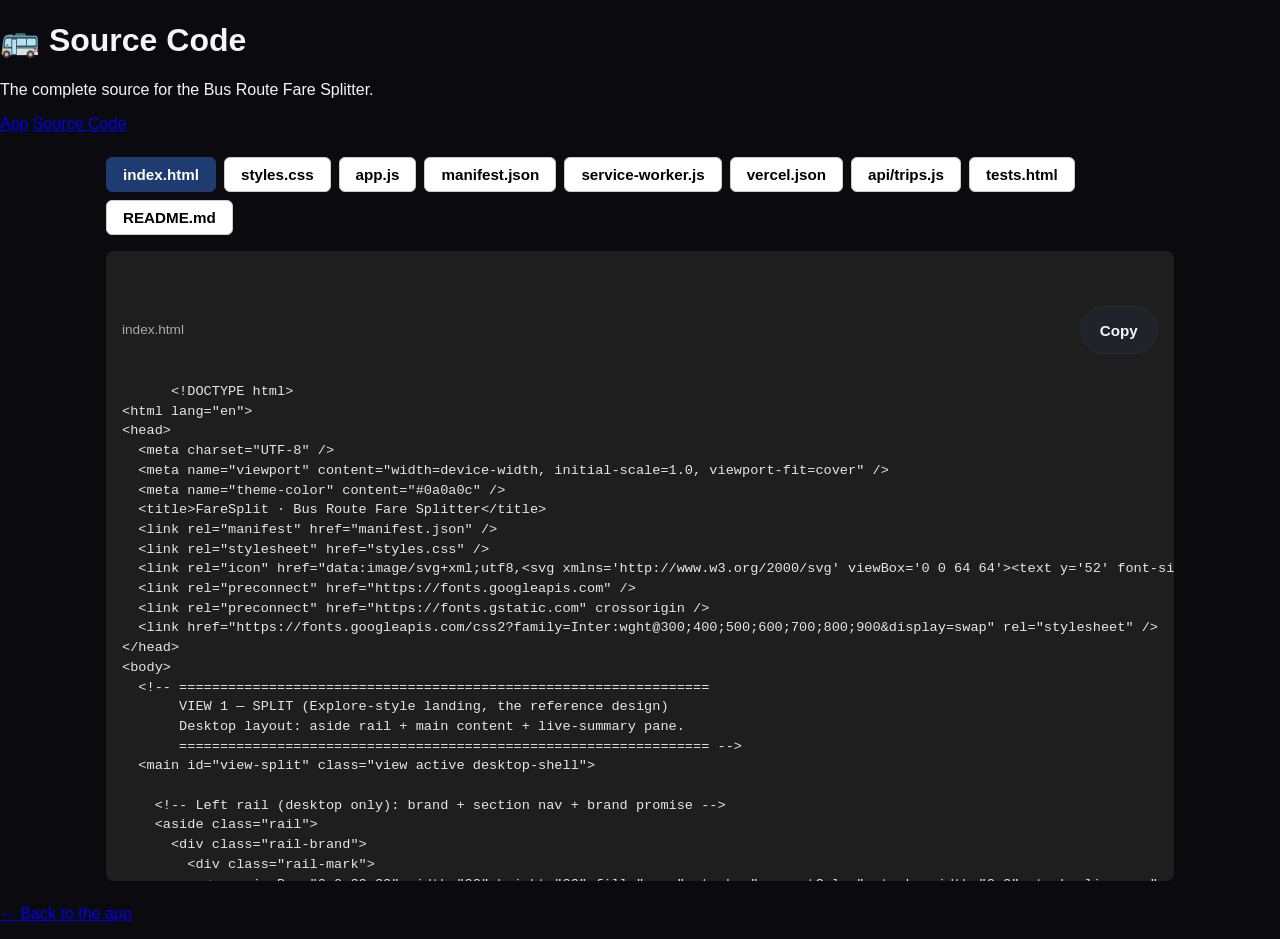
<file: source.html>
<!DOCTYPE html>
<html lang="en">
<head>
  <meta charset="UTF-8" />
  <meta name="viewport" content="width=device-width, initial-scale=1.0" />
  <title>Source Code · Bus Route Fare Splitter</title>
  <link rel="stylesheet" href="styles.css" />
  <style>
    .source-page { max-width: 1100px; margin: 1.5rem auto; padding: 0 1rem; }
    .file-tabs { display: flex; gap: 0.5rem; margin-bottom: 1rem; flex-wrap: wrap; }
    .file-tabs button {
      background: white;
      border: 1px solid #ccc;
      padding: 0.5rem 1rem;
      border-radius: 6px;
      cursor: pointer;
      font-weight: 600;
      font-family: inherit;
      font-size: 0.95rem;
    }
    .file-tabs button.active { background: #1e3c72; color: white; border-color: #1e3c72; }
    .source-block {
      background: #1e1e1e;
      color: #e6e6e6;
      padding: 1rem;
      border-radius: 8px;
      overflow-x: auto;
      max-height: 70vh;
      font-family: 'Consolas', 'Courier New', monospace;
      font-size: 0.85rem;
      line-height: 1.45;
      white-space: pre;
    }
    .source-block .file-header {
      display: flex;
      justify-content: space-between;
      align-items: center;
      margin-bottom: 0.5rem;
      color: #aaa;
      font-family: 'Segoe UI', sans-serif;
      font-size: 0.85rem;
    }
  </style>
</head>
<body>
  <header>
    <h1>🚌 Source Code</h1>
    <p class="subtitle">The complete source for the Bus Route Fare Splitter.</p>
    <nav>
      <a href="index.html">App</a>
      <a href="source.html" class="active">Source Code</a>
    </nav>
  </header>

  <main class="source-page">
    <div class="file-tabs" id="file-tabs"></div>
    <div class="source-block">
      <div class="file-header">
        <span id="current-file">index.html</span>
        <button id="copy-btn" class="btn small">Copy</button>
      </div>
      <code id="source-content">Loading&hellip;</code>
    </div>
  </main>

  <footer>
    <p><a href="index.html">← Back to the app</a></p>
  </footer>

  <script>
    const files = ['index.html', 'styles.css', 'app.js', 'manifest.json', 'service-worker.js', 'vercel.json', 'api/trips.js', 'tests.html', 'README.md'];
    let current = files[0];
    let sources = {};

    async function loadAll() {
      const tabs = document.getElementById('file-tabs');
      files.forEach((f, i) => {
        const btn = document.createElement('button');
        btn.textContent = f;
        if (i === 0) btn.classList.add('active');
        btn.addEventListener('click', () => {
          current = f;
          document.querySelectorAll('.file-tabs button').forEach(b => b.classList.remove('active'));
          btn.classList.add('active');
          showSource();
        });
        tabs.appendChild(btn);
      });

      for (const f of files) {
        try {
          const res = await fetch(f);
          sources[f] = await res.text();
        } catch (e) {
          sources[f] = `// Failed to load ${f}: ${e.message}\n// Tip: open source.html via a local web server (e.g. \`npx serve\` or VS Code Live Server), not as file://`;
        }
      }
      showSource();
    }

    function showSource() {
      document.getElementById('current-file').textContent = current;
      const el = document.getElementById('source-content');
      el.textContent = sources[current] || '// (empty)';
    }

    document.getElementById('copy-btn').addEventListener('click', async () => {
      try {
        await navigator.clipboard.writeText(sources[current] || '');
        const btn = document.getElementById('copy-btn');
        const original = btn.textContent;
        btn.textContent = 'Copied!';
        setTimeout(() => btn.textContent = original, 1200);
      } catch (e) {
        alert('Copy failed: ' + e.message);
      }
    });

    loadAll();
  </script>
</body>
</html>
</file>
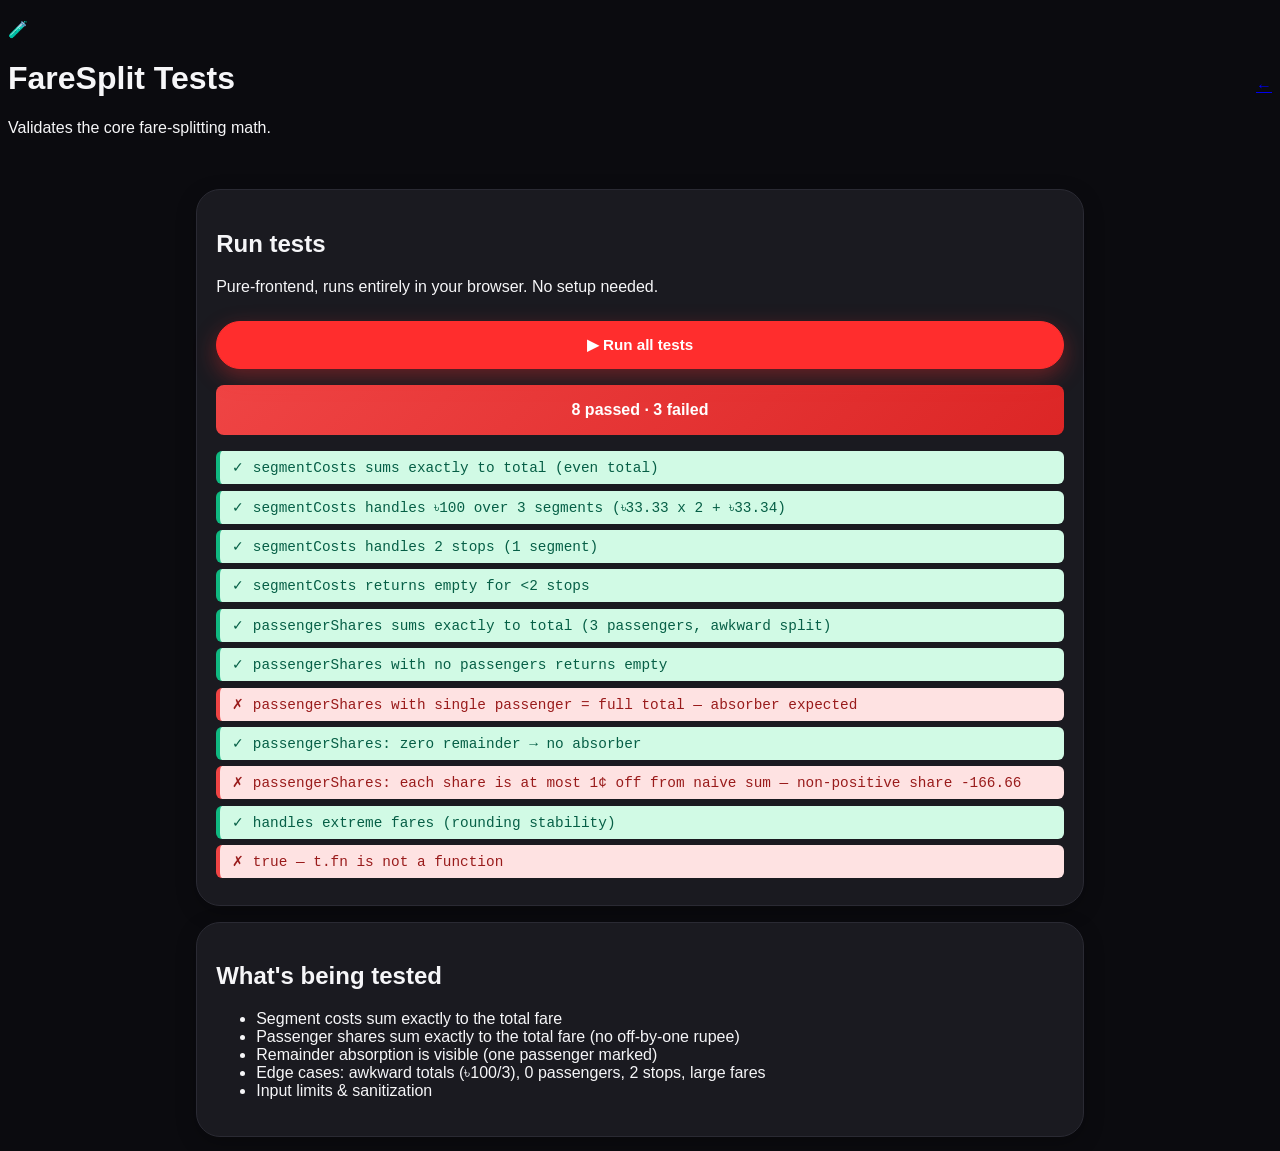
<file: tests.html>
<!DOCTYPE html>
<html lang="en">
<head>
  <meta charset="UTF-8" />
  <meta name="viewport" content="width=device-width, initial-scale=1.0" />
  <title>Tests · FareSplit</title>
  <link rel="stylesheet" href="styles.css" />
  <style>
    .tests-page { max-width: 920px; margin: 1.5rem auto; padding: 0 1rem; }
    .test-result { font-family: 'Consolas', monospace; padding: 0.5rem 0.75rem; border-radius: 6px; margin-bottom: 0.4rem; font-size: 0.9rem; }
    .test-result.pass { background: #d1fae5; color: #065f46; border-left: 4px solid #10b981; }
    .test-result.fail { background: #fee2e2; color: #991b1b; border-left: 4px solid #ef4444; }
    body.dark .test-result.pass { background: rgba(16,185,129,.18); color: #6ee7b7; }
    body.dark .test-result.fail { background: rgba(239,68,68,.18); color: #fca5a5; }
    .summary-bar { padding: 1rem; border-radius: 8px; font-weight: 700; margin-bottom: 1rem; text-align: center; }
    .summary-bar.all-pass { background: linear-gradient(135deg, #10b981, #059669); color: white; }
    .summary-bar.any-fail { background: linear-gradient(135deg, #ef4444, #dc2626); color: white; }
  </style>
</head>
<body>
  <header class="topbar">
    <div class="brand">
      <span class="logo">🧪</span>
      <div>
        <h1>FareSplit Tests</h1>
        <p class="subtitle">Validates the core fare-splitting math.</p>
      </div>
    </div>
    <div class="topbar-actions">
      <a href="index.html" class="icon-btn" title="Back to app">←</a>
    </div>
  </header>

  <main class="tests-page">
    <section class="card">
      <h2>Run tests</h2>
      <p class="hint">Pure-frontend, runs entirely in your browser. No setup needed.</p>
      <button id="run-btn" class="btn primary block">▶ Run all tests</button>
      <div id="summary" class="summary-bar" style="margin-top: 1rem; display: none;"></div>
      <div id="output"></div>
    </section>

    <section class="card">
      <h2>What's being tested</h2>
      <ul>
        <li>Segment costs sum exactly to the total fare</li>
        <li>Passenger shares sum exactly to the total fare (no off-by-one rupee)</li>
        <li>Remainder absorption is visible (one passenger marked)</li>
        <li>Edge cases: awkward totals (৳100/3), 0 passengers, 2 stops, large fares</li>
        <li>Input limits &amp; sanitization</li>
      </ul>
    </section>
  </main>

  <script>
    // ===========================================================
    //  Test runner — minimal, no dependencies
    // ===========================================================
    const tests = [];
    function test(name, fn) { tests.push({ name, fn }); }
    function approx(a, b, eps = 0.005) { return Math.abs(a - b) < eps; }
    function deepEq(a, b) { return JSON.stringify(a) === JSON.stringify(b); }

    // We test against FareMath on the global scope (exposed from app.js)
    async function loadApp() {
      if (window.FareMath) return;
      await new Promise((resolve, reject) => {
        const s = document.createElement('script');
        s.src = 'app.js';
        s.onload = resolve;
        s.onerror = reject;
        document.head.appendChild(s);
      });
    }

    // ---------- Test cases ----------
    test('segmentCosts sums exactly to total (even total)', () => {
      const stops = ['A', 'B', 'C', 'D'];
      const costs = FareMath.segmentCosts(stops, 120);
      const sum = costs.reduce((a, b) => a + b, 0);
      test(approx(sum, 120), 'sum should equal 120');
      if (costs.length !== 3) throw new Error('expected 3 segments');
      costs.forEach((c) => { if (!approx(c, 40)) throw new Error(`expected 40, got ${c}`); });
    });

    test('segmentCosts handles ৳100 over 3 segments (৳33.33 x 2 + ৳33.34)', () => {
      const stops = ['A', 'B', 'C', 'D'];
      const costs = FareMath.segmentCosts(stops, 100);
      const sum = costs.reduce((a, b) => a + b, 0);
      if (!approx(sum, 100)) throw new Error(`sum=${sum}`);
      // Last segment should have the +1¢ from remainder absorption
      if (!approx(costs[0], 33.34)) throw new Error(`costs[0]=${costs[0]} expected 33.34`);
      if (!approx(costs[1], 33.33)) throw new Error(`costs[1]=${costs[1]} expected 33.33`);
      if (!approx(costs[2], 33.33)) throw new Error(`costs[2]=${costs[2]} expected 33.33`);
    });

    test('segmentCosts handles 2 stops (1 segment)', () => {
      const costs = FareMath.segmentCosts(['A', 'B'], 50);
      if (costs.length !== 1) throw new Error('expected 1 segment');
      if (!approx(costs[0], 50)) throw new Error(`expected 50, got ${costs[0]}`);
    });

    test('segmentCosts returns empty for <2 stops', () => {
      if (FareMath.segmentCosts(['A'], 50).length !== 0) throw new Error('single stop should give 0');
      if (FareMath.segmentCosts([], 50).length !== 0) throw new Error('empty stops should give 0');
    });

    test('passengerShares sums exactly to total (3 passengers, awkward split)', () => {
      const stops = ['Park Street', 'MG Road', 'Central Station', 'Airport'];
      const passengers = [
        { name: 'Asha',  inStop: 'Park Street',    outStop: 'MG Road' },
        { name: 'Bilal', inStop: 'MG Road',        outStop: 'Airport' },
        { name: 'Cyrus', inStop: 'Park Street',    outStop: 'Central Station' }
      ];
      const seg = FareMath.segmentCosts(stops, 100);
      const { shares, absorber } = FareMath.passengerShares(passengers, seg, 100, stops);
      const sum = shares.reduce((a, b) => a + b, 0);
      if (!approx(sum, 100)) throw new Error(`shares sum=${sum}, expected 100`);
      if (absorber === null) throw new Error('absorber should be set when remainder exists');
    });

    test('passengerShares with no passengers returns empty', () => {
      const seg = FareMath.segmentCosts(['A', 'B', 'C'], 60);
      const { shares } = FareMath.passengerShares([], seg, 60, ['A', 'B', 'C']);
      if (shares.length !== 0) throw new Error('expected empty shares');
    });

    test('passengerShares with single passenger = full total', () => {
      const stops = ['A', 'B', 'C'];
      const seg = FareMath.segmentCosts(stops, 99);
      const { shares, absorber } = FareMath.passengerShares(
        [{ name: 'Solo', inStop: 'A', outStop: 'C' }], seg, 99, stops
      );
      if (!approx(shares[0], 99)) throw new Error(`expected 99, got ${shares[0]}`);
      if (absorber === null) throw new Error('absorber expected');
    });

    test('passengerShares: zero remainder → no absorber', () => {
      const stops = ['A', 'B', 'C'];
      const seg = FareMath.segmentCosts(stops, 60);
      const { shares, absorber } = FareMath.passengerShares(
        [{ name: 'P1', inStop: 'A', outStop: 'B' }, { name: 'P2', inStop: 'B', outStop: 'C' }],
        seg, 60, stops
      );
      const sum = shares.reduce((a, b) => a + b, 0);
      if (!approx(sum, 60)) throw new Error(`sum=${sum}`);
      if (absorber !== null) throw new Error(`absorber should be null when total divides evenly, got ${absorber}`);
    });

    test('passengerShares: each share is at most 1¢ off from naive sum', () => {
      // Property test: in all cases, no share deviates from "logical sum" by more than 1¢
      const stops = ['A', 'B', 'C', 'D', 'E'];
      const seg = FareMath.segmentCosts(stops, 333.33);
      const passengers = [
        { name: 'P1', inStop: 'A', outStop: 'C' },
        { name: 'P2', inStop: 'B', outStop: 'E' },
        { name: 'P3', inStop: 'A', outStop: 'B' },
        { name: 'P4', inStop: 'C', outStop: 'E' }
      ];
      const { shares } = FareMath.passengerShares(passengers, seg, 333.33, stops);
      const sum = shares.reduce((a, b) => a + b, 0);
      if (!approx(sum, 333.33)) throw new Error(`sum=${sum}`);
      // Every share should be ≥ 0 and ≥ 0.01 (since each passenger rides ≥ 1 segment with cost ≥ 0.01)
      shares.forEach((s) => { if (s <= 0) throw new Error(`non-positive share ${s}`); });
    });

    test('handles extreme fares (rounding stability)', () => {
      const costs = FareMath.segmentCosts(['A', 'B', 'C'], 0.03);
      const sum = costs.reduce((a, b) => a + b, 0);
      if (!approx(sum, 0.03)) throw new Error(`sum=${sum}`);
    });

    // ---------- Runner ----------
    async function runAll() {
      const output = document.getElementById('output');
      const summary = document.getElementById('summary');
      output.innerHTML = '';
      summary.style.display = 'block';
      summary.textContent = 'Running…';
      summary.className = 'summary-bar';

      try { await loadApp(); }
      catch (e) {
        summary.textContent = 'Failed to load FareMath — make sure app.js is reachable';
        summary.classList.add('any-fail');
        return;
      }
      if (!window.FareMath) {
        summary.textContent = 'FareMath not exposed on window';
        summary.classList.add('any-fail');
        return;
      }

      let pass = 0, fail = 0;
      for (const t of tests) {
        const div = document.createElement('div');
        div.className = 'test-result';
        try {
          t.fn();
          div.classList.add('pass');
          div.textContent = `✓ ${t.name}`;
          pass++;
        } catch (e) {
          div.classList.add('fail');
          div.textContent = `✗ ${t.name} — ${e.message}`;
          fail++;
        }
        output.appendChild(div);
      }
      summary.textContent = `${pass} passed · ${fail} failed`;
      summary.classList.add(fail === 0 ? 'all-pass' : 'any-fail');
    }

    document.getElementById('run-btn').addEventListener('click', runAll);
    window.addEventListener('DOMContentLoaded', () => { setTimeout(runAll, 50); });
  </script>
</body>
</html>
</file>
<file: styles.css>
/* ============================================================
   FareSplit — Explore-style premium dark UI
   Reference: red accent, pill controls, big bold headlines,
   floating pill nav with red FAB, illustrated hero card.
   ============================================================ */

*, *::before, *::after { box-sizing: border-box; }
html, body { margin: 0; padding: 0; }

:root {
  /* Pure dark canvas */
  --bg:           #0b0b0f;
  --bg-2:         #131319;
  --card:         #1a1a20;
  --card-2:       #22222a;
  --line:         #2a2a33;
  --text:         #f6f6f8;
  --muted:        #8e8e98;
  --primary:      #ff2d2d;
  --primary-2:    #ff5252;
  --primary-dk:   #d92020;
  --gold:         #f5c542;
  --shadow:       0 12px 40px rgba(0, 0, 0, 0.55);
  --radius-card:  24px;
  --radius-pill:  999px;
  --safe-bottom:  env(safe-area-inset-bottom, 0px);
}

body {
  font-family: 'Inter', 'Noto Sans Bengali', -apple-system, BlinkMacSystemFont, 'Segoe UI', Roboto, sans-serif;
  background: var(--bg);
  color: var(--text);
  min-height: 100vh;
  -webkit-font-smoothing: antialiased;
  text-rendering: optimizeLegibility;
  font-feature-settings: 'cv11','ss01','ss03';
}

/* ---------- View layer ---------- */
.view {
  display: none;
  max-width: 560px;
  margin: 0 auto;
  padding: 0.5rem 1rem calc(120px + var(--safe-bottom));
}
.view.active { display: block; animation: fadeIn .25s ease-out; }

@keyframes fadeIn {
  from { opacity: 0; transform: translateY(6px); }
  to   { opacity: 1; transform: none; }
}

/* =================================================================
   TOP BAR (round hamburger + bell + photo avatar)
   ================================================================= */
.topbar {
  display: flex;
  justify-content: space-between;
  align-items: center;
  padding: 1.25rem 0.5rem 0.75rem;
  position: sticky;
  top: 0;
  z-index: 30;
  background: var(--bg);
}
.topbar-right {
  display: flex;
  gap: 0.6rem;
  align-items: center;
}
.round-icon {
  width: 46px; height: 46px;
  border-radius: 50%;
  background: var(--card);
  border: 1px solid var(--line);
  color: var(--text);
  display: inline-flex;
  align-items: center;
  justify-content: center;
  cursor: pointer;
  transition: background .15s, transform .12s;
  position: relative;
}
.round-icon:hover { background: var(--card-2); }
.round-icon:active { transform: scale(.94); }
.round-icon .badge-dot {
  position: absolute;
  top: 12px; right: 12px;
  width: 8px; height: 8px;
  background: var(--primary);
  border-radius: 50%;
  border: 2px solid var(--card);
}
.avatar-photo {
  width: 46px; height: 46px;
  border-radius: 50%;
  border: 2px solid var(--line);
  background: linear-gradient(135deg, #ff7a4a 0%, #d92020 100%);
  color: #fff;
  display: inline-flex;
  align-items: center;
  justify-content: center;
  font-weight: 700;
  font-size: 1rem;
  letter-spacing: -0.02em;
  cursor: pointer;
  overflow: hidden;
  background-image: url("data:image/svg+xml;utf8,<svg xmlns='http://www.w3.org/2000/svg' viewBox='0 0 64 64'><defs><radialGradient id='g' cx='0.3' cy='0.3'><stop offset='0%' stop-color='%23ffd0a8'/><stop offset='100%' stop-color='%23c81d1d'/></radialGradient></defs><circle cx='32' cy='32' r='32' fill='url(%23g)'/><circle cx='32' cy='26' r='10' fill='%23ffd9b8'/><path d='M12 56a20 20 0 0 1 40 0' fill='%23ffd9b8'/></svg>");
  background-size: cover;
}

/* =================================================================
   HERO (Explore / Go Every Where?)
   ================================================================= */
.hero {
  padding: 0.5rem 0.25rem 1.1rem;
}
.eyebrow {
  margin: 0 0 0.4rem;
  color: var(--muted);
  font-size: 0.95rem;
  font-weight: 500;
  letter-spacing: -0.01em;
}
.hero-title {
  margin: 0;
  font-size: 2.4rem;
  font-weight: 800;
  line-height: 1.05;
  letter-spacing: -0.04em;
  color: var(--text);
}
.hero-title span {
  display: block;
  color: var(--primary);
  font-weight: 800;
}

/* =================================================================
   LOCATION PILL (Current : city + red circle pin button)
   ================================================================= */
.loc-pill {
  display: flex;
  align-items: center;
  justify-content: space-between;
  background: var(--card);
  border: 1px solid var(--line);
  padding: 0.55rem 0.6rem 0.55rem 1.2rem;
  border-radius: var(--radius-pill);
  margin: 0 0 1.2rem;
  min-height: 56px;
}
.loc-text {
  color: var(--muted);
  font-size: 0.95rem;
  font-weight: 500;
}
.loc-text strong {
  color: var(--text);
  font-weight: 600;
  margin-left: 0.15rem;
}
.loc-pin {
  width: 42px; height: 42px;
  border-radius: 50%;
  background: var(--primary);
  border: none;
  color: #fff;
  display: inline-flex;
  align-items: center;
  justify-content: center;
  cursor: pointer;
  box-shadow: 0 6px 16px rgba(255, 45, 45, 0.4);
  transition: transform .12s, background .15s;
  flex-shrink: 0;
}
.loc-pin:hover { background: var(--primary-2); }
.loc-pin:active { transform: scale(.94); }

/* =================================================================
   CATEGORY TABS (Bus Tickets / Riders / Things To Do)
   ================================================================= */
.cat-tabs {
  display: flex;
  gap: 0.6rem;
  margin: 0 0 1.4rem;
  overflow-x: auto;
  scrollbar-width: none;
}
.cat-tabs::-webkit-scrollbar { display: none; }
.cat-tab {
  display: inline-flex;
  align-items: center;
  gap: 0.5rem;
  background: var(--card);
  border: 1px solid var(--line);
  color: var(--text);
  padding: 0.7rem 1.1rem;
  border-radius: var(--radius-pill);
  font-weight: 600;
  font-size: 0.92rem;
  font-family: inherit;
  cursor: pointer;
  white-space: nowrap;
  transition: background .15s, color .15s, border-color .15s, transform .12s;
}
.cat-tab .cat-ico {
  width: 22px; height: 22px;
  border-radius: 50%;
  background: var(--card-2);
  display: inline-flex;
  align-items: center;
  justify-content: center;
  color: var(--muted);
  flex-shrink: 0;
}
.cat-tab:hover { background: var(--card-2); }
.cat-tab.active {
  background: var(--primary);
  border-color: var(--primary);
  color: #fff;
  box-shadow: 0 6px 18px rgba(255, 45, 45, 0.4);
}
.cat-tab.active .cat-ico {
  background: rgba(255, 255, 255, 0.2);
  color: #fff;
}
.cat-tab:active { transform: scale(.97); }

/* =================================================================
   FEATURED ROUTE CARD (Las Vegas Station + bus art)
   ================================================================= */
.feat-card {
  position: relative;
  background: var(--card);
  border: 1px solid var(--line);
  border-radius: var(--radius-card);
  padding: 1.1rem 1.2rem 1.1rem;
  margin-bottom: 1.5rem;
  box-shadow: var(--shadow);
  overflow: hidden;
}
.feat-meta {
  display: flex;
  gap: 0.4rem;
  margin-bottom: 0.85rem;
}
.tag-pill {
  display: inline-flex;
  align-items: center;
  background: var(--card-2);
  color: var(--text);
  border: 1px solid var(--line);
  padding: 0.3rem 0.75rem;
  border-radius: var(--radius-pill);
  font-size: 0.78rem;
  font-weight: 600;
}
.tag-pill.subtle {
  color: var(--muted);
}
.feat-row {
  display: flex;
  align-items: center;
  justify-content: space-between;
  gap: 0.5rem;
}
.feat-text {
  flex: 1;
  min-width: 0;
}
.feat-title {
  margin: 0 0 1rem;
  font-size: 1.85rem;
  font-weight: 800;
  line-height: 1.05;
  letter-spacing: -0.03em;
  color: var(--text);
}
.feat-actions {
  display: flex;
  gap: 0.5rem;
  align-items: center;
}
.cam-btn {
  width: 42px; height: 42px;
  border-radius: var(--radius-pill);
  background: var(--primary);
  border: none;
  color: #fff;
  display: inline-flex;
  align-items: center;
  justify-content: center;
  cursor: pointer;
  box-shadow: 0 6px 14px rgba(255, 45, 45, 0.4);
  transition: transform .12s, background .15s;
}
.cam-btn:hover { background: var(--primary-2); }
.cam-btn:active { transform: scale(.94); }
.ghost-pill {
  display: inline-flex;
  align-items: center;
  gap: 0.15rem;
  background: var(--card-2);
  border: 1px solid var(--line);
  color: var(--muted);
  padding: 0 0.7rem;
  height: 42px;
  border-radius: var(--radius-pill);
  font-family: inherit;
  font-weight: 600;
  cursor: pointer;
  transition: background .15s, color .15s;
}
.ghost-pill:hover { color: var(--text); background: var(--line); }
.feat-art {
  width: 130px;
  flex-shrink: 0;
  margin-right: -0.6rem;
  margin-bottom: -0.6rem;
  align-self: flex-end;
}

/* =================================================================
   WHAT'S NEW section (horizontal card carousel)
   ================================================================= */
.whatsnew { margin-bottom: 1.5rem; }
.wn-head {
  display: flex;
  justify-content: space-between;
  align-items: center;
  padding: 0 0.25rem 0.9rem;
}
.wn-head h3 {
  margin: 0;
  font-size: 1.35rem;
  font-weight: 800;
  letter-spacing: -0.02em;
  color: var(--text);
}
.view-link {
  color: var(--muted);
  text-decoration: none;
  font-weight: 500;
  font-size: 0.85rem;
  display: inline-flex;
  align-items: center;
  gap: 0.15rem;
}
.view-link:hover { color: var(--text); }

.wn-scroll {
  display: flex;
  gap: 0.85rem;
  overflow-x: auto;
  scrollbar-width: none;
  padding: 0 0.15rem 0.4rem;
  margin: 0 -0.15rem;
}
.wn-scroll::-webkit-scrollbar { display: none; }
.wn-card {
  flex: 0 0 240px;
  background: var(--card);
  border: 1px solid var(--line);
  border-radius: 20px;
  overflow: hidden;
  cursor: pointer;
  transition: transform .15s;
}
.wn-card:hover { transform: translateY(-2px); }
.wn-thumb {
  height: 130px;
  background-size: cover;
  background-position: center;
  position: relative;
}
.wn-thumb-bus {
  background-image: linear-gradient(135deg, #c92020 0%, #ff6a4a 100%);
}
.wn-thumb-bus::after {
  content: "";
  position: absolute; inset: 0;
  background-image: url("data:image/svg+xml;utf8,<svg xmlns='http://www.w3.org/2000/svg' viewBox='0 0 240 130'><rect x='10' y='40' width='220' height='80' rx='10' fill='%23ffffff' opacity='0.85'/><rect x='20' y='50' width='80' height='22' fill='%23111'/><rect x='110' y='50' width='110' height='22' fill='%23111'/><circle cx='60' cy='130' r='14' fill='%23111'/><circle cx='190' cy='130' r='14' fill='%23111'/></svg>");
  background-size: 100% 100%;
  background-repeat: no-repeat;
}
.wn-thumb-city {
  background-image: linear-gradient(135deg, #1d2540 0%, #4a3aa0 100%);
}
.wn-thumb-city::after {
  content: "";
  position: absolute; inset: 0;
  background-image: url("data:image/svg+xml;utf8,<svg xmlns='http://www.w3.org/2000/svg' viewBox='0 0 240 130'><g fill='%23ffffff' opacity='0.85'><rect x='20' y='80' width='20' height='40'/><rect x='45' y='60' width='25' height='60'/><rect x='75' y='70' width='30' height='50'/><rect x='110' y='50' width='22' height='70'/><rect x='135' y='65' width='28' height='55'/><rect x='170' y='55' width='20' height='65'/><rect x='195' y='75' width='28' height='45'/></g></svg>");
  background-size: 100% 100%;
  background-repeat: no-repeat;
}
.wn-thumb-night {
  background-image: linear-gradient(135deg, #1a1a40 0%, #ff2d2d 130%);
}
.wn-thumb-night::after {
  content: "";
  position: absolute; inset: 0;
  background-image: url("data:image/svg+xml;utf8,<svg xmlns='http://www.w3.org/2000/svg' viewBox='0 0 240 130'><circle cx='180' cy='40' r='18' fill='%23fff' opacity='0.9'/><path d='M120 130 Q150 90 80 90 Q60 100 60 130 Z' fill='%23222' opacity='0.8'/><circle cx='40' cy='30' r='1.5' fill='%23fff'/><circle cx='70' cy='50' r='1' fill='%23fff'/><circle cx='200' cy='80' r='1.5' fill='%23fff'/><circle cx='220' cy='30' r='1' fill='%23fff'/></svg>");
  background-size: 100% 100%;
  background-repeat: no-repeat;
}
.wn-text {
  padding: 0.9rem 1rem 1rem;
}
.wn-text h4 {
  margin: 0 0 0.25rem;
  font-size: 1rem;
  font-weight: 700;
  color: var(--text);
}
.wn-text p {
  margin: 0 0 0.7rem;
  color: var(--muted);
  font-size: 0.82rem;
  line-height: 1.35;
}
.wn-view {
  display: inline-flex;
  align-items: center;
  gap: 0.2rem;
  background: transparent;
  border: 1px solid var(--line);
  color: var(--text);
  padding: 0.4rem 0.8rem;
  border-radius: var(--radius-pill);
  font-weight: 600;
  font-size: 0.78rem;
  font-family: inherit;
  cursor: pointer;
  transition: background .15s, border-color .15s;
}
.wn-view:hover { background: var(--card-2); border-color: var(--primary); color: var(--primary); }

/* =================================================================
   BOTTOM NAV (floating pill + red FAB)
   ================================================================= */
.bottom-nav {
  position: fixed;
  bottom: 1.1rem;
  left: 50%;
  transform: translateX(-50%);
  display: flex;
  align-items: center;
  justify-content: space-around;
  background: var(--card);
  border: 1px solid var(--line);
  border-radius: var(--radius-pill);
  padding: 0.55rem 0.7rem;
  width: min(420px, calc(100% - 2rem));
  box-shadow: 0 14px 36px rgba(0, 0, 0, 0.6);
  z-index: 50;
}
.nav-btn {
  background: transparent;
  border: none;
  display: inline-flex;
  align-items: center;
  justify-content: center;
  color: var(--muted);
  cursor: pointer;
  padding: 0.7rem 0.95rem;
  border-radius: var(--radius-pill);
  font-family: inherit;
  transition: color .15s, background .15s, transform .12s;
}
.nav-btn:hover { color: var(--text); }
.nav-btn:active { transform: scale(.92); }
.nav-btn.active {
  color: var(--primary);
  background: rgba(255, 45, 45, 0.12);
}
.nav-fab {
  width: 56px; height: 56px;
  border-radius: 50%;
  background: var(--primary);
  color: #fff;
  border: none;
  cursor: pointer;
  display: inline-flex;
  align-items: center;
  justify-content: center;
  box-shadow: 0 10px 24px rgba(255, 45, 45, 0.5);
  margin: -1.5rem 0.25rem 0;
  transition: transform .15s, background .15s;
}
.nav-fab:hover { background: var(--primary-2); }
.nav-fab:active { transform: scale(.94); background: var(--primary-dk); }

/* =================================================================
   BOOKINGS / DETAIL HEADER (My Bookings style)
   ================================================================= */
.bk-header {
  display: flex;
  align-items: center;
  justify-content: space-between;
  padding: 1.25rem 0.5rem 0.75rem;
  position: sticky;
  top: 0;
  z-index: 30;
  background: var(--bg);
}
.bk-title {
  margin: 0;
  font-size: 1.2rem;
  font-weight: 700;
  letter-spacing: -0.02em;
}
.bk-eyebrow {
  margin: 0.5rem 0.25rem 0.4rem;
  color: var(--muted);
  font-size: 0.9rem;
  font-weight: 500;
}
.bk-h1 {
  margin: 0 0.25rem 1.2rem;
  font-size: 1.85rem;
  font-weight: 800;
  line-height: 1.1;
  letter-spacing: -0.03em;
}
.bk-h1 span {
  display: block;
  color: var(--primary);
  font-weight: 800;
}

/* Bookings tabs (Deals / Details / Reviews) */
.bk-tabs {
  display: flex;
  gap: 0.4rem;
  padding: 0.3rem;
  background: var(--card);
  border-radius: var(--radius-pill);
  border: 1px solid var(--line);
  margin: 0 0.25rem 1.2rem;
}
.bk-tab {
  flex: 1;
  background: transparent;
  border: none;
  color: var(--muted);
  padding: 0.65rem 0.9rem;
  border-radius: var(--radius-pill);
  font-weight: 600;
  font-size: 0.88rem;
  font-family: inherit;
  cursor: pointer;
  transition: background .15s, color .15s;
}
.bk-tab:hover { color: var(--text); }
.bk-tab.active {
  background: var(--primary);
  color: #fff;
  box-shadow: 0 4px 12px rgba(255, 45, 45, 0.35);
}

/* Bookings list (image-card rows for each segment / deal) */
.bk-list {
  display: flex;
  flex-direction: column;
  gap: 0.8rem;
  padding: 0 0.25rem;
}
.bk-row {
  display: flex;
  align-items: center;
  gap: 0.9rem;
  padding: 0.85rem 1rem;
  background: var(--card);
  border: 1px solid var(--line);
  border-radius: 18px;
  cursor: pointer;
  transition: border-color .15s, transform .12s;
}
.bk-row:hover { border-color: rgba(255, 45, 45, 0.4); transform: translateY(-1px); }
.bk-thumb {
  width: 56px; height: 56px;
  border-radius: 14px;
  flex-shrink: 0;
  background-size: cover;
  background-position: center;
}
.bk-thumb-red { background-image: linear-gradient(135deg, #c92020 0%, #ff5a3a 100%); }
.bk-thumb-blue { background-image: linear-gradient(135deg, #1d2540 0%, #4a3aa0 100%); }
.bk-thumb-dark { background-image: linear-gradient(135deg, #2a2a35 0%, #14141a 100%); }
.bk-info { flex: 1; min-width: 0; }
.bk-info h4 {
  margin: 0 0 0.2rem;
  font-size: 1rem;
  font-weight: 700;
  letter-spacing: -0.01em;
  color: var(--text);
}
.bk-info p {
  margin: 0;
  color: var(--muted);
  font-size: 0.82rem;
}
.bk-stars {
  color: var(--gold);
  font-size: 0.75rem;
  letter-spacing: 0.05em;
}
.bk-price-block {
  text-align: right;
  flex-shrink: 0;
}
.bk-price-block .price {
  display: block;
  font-size: 1.05rem;
  font-weight: 800;
  color: var(--text);
  font-variant-numeric: tabular-nums;
  letter-spacing: -0.02em;
}
.bk-price-block .sub {
  color: var(--muted);
  font-size: 0.72rem;
  margin-top: 0.1rem;
}
.bk-arrow {
  color: var(--muted);
  flex-shrink: 0;
}

/* =================================================================
   BOTTOM ACTION BAR (Book Now style)
   ================================================================= */
.bk-action {
  position: sticky;
  bottom: calc(80px + var(--safe-bottom));
  margin: 1.5rem 0.25rem 0;
  padding: 0.85rem 1rem;
  background: var(--card);
  border: 1px solid var(--line);
  border-radius: var(--radius-card);
  display: flex;
  align-items: center;
  justify-content: space-between;
  gap: 0.8rem;
  box-shadow: var(--shadow);
  z-index: 20;
}
.bk-action-left {
  display: flex;
  align-items: center;
  gap: 0.75rem;
}
.bk-avatar-row {
  display: flex;
}
.bk-avatar {
  width: 32px; height: 32px;
  border-radius: 50%;
  background: linear-gradient(135deg, #c92020, #ff5a3a);
  border: 2px solid var(--card);
}
.bk-avatar.alt {
  background: linear-gradient(135deg, #1d2540, #4a3aa0);
  margin-left: -10px;
}
.bk-action-label {
  margin: 0;
  font-size: 0.78rem;
  color: var(--muted);
  font-weight: 500;
}
.bk-action-price {
  margin: 0;
  font-size: 1rem;
  font-weight: 800;
  color: var(--text);
  font-variant-numeric: tabular-nums;
  letter-spacing: -0.02em;
}
.bk-booknow {
  background: var(--primary);
  color: #fff;
  border: none;
  border-radius: var(--radius-pill);
  padding: 0.75rem 1.2rem;
  font-weight: 700;
  font-size: 0.95rem;
  font-family: inherit;
  cursor: pointer;
  box-shadow: 0 6px 16px rgba(255, 45, 45, 0.45);
  transition: background .15s, transform .12s;
}
.bk-booknow:hover { background: var(--primary-2); }
.bk-booknow:active { transform: scale(.96); background: var(--primary-dk); }

/* =================================================================
   GENERIC CARDS / MODAL / TOAST
   ================================================================= */
.card {
  background: var(--card);
  border: 1px solid var(--line);
  border-radius: var(--radius-card);
  padding: 1.25rem 1.2rem;
  margin-bottom: 1rem;
  box-shadow: 0 6px 20px rgba(0, 0, 0, 0.25);
}

.btn {
  display: inline-flex;
  align-items: center;
  justify-content: center;
  gap: 0.45rem;
  background: var(--card-2);
  color: var(--text);
  border: 1px solid var(--line);
  padding: 0.85rem 1.2rem;
  border-radius: var(--radius-pill);
  font-weight: 600;
  font-size: 0.95rem;
  font-family: inherit;
  cursor: pointer;
  min-height: 48px;
  text-decoration: none;
  transition: transform .12s, background .12s, border-color .12s;
}
.btn:hover { background: var(--line); }
.btn:active { transform: scale(.97); }
.btn.primary {
  background: var(--primary);
  border-color: var(--primary);
  color: #fff;
  box-shadow: 0 8px 22px rgba(255, 45, 45, 0.35);
}
.btn.primary:hover { background: var(--primary-2); border-color: var(--primary-2); }
.btn.ghost { background: transparent; }
.btn.block { width: 100%; margin-top: 0.6rem; }

.features {
  list-style: none;
  padding: 0;
  margin: 0 0 1rem;
}
.features li {
  display: flex;
  align-items: center;
  gap: 0.6rem;
  padding: 0.55rem 0;
  font-size: 0.95rem;
}
.check {
  width: 22px; height: 22px;
  border-radius: 50%;
  background: var(--primary);
  color: #fff;
  display: inline-flex;
  align-items: center;
  justify-content: center;
  font-size: 0.78rem;
  font-weight: 700;
  flex-shrink: 0;
}
.lede {
  color: var(--muted);
  font-size: 0.95rem;
  line-height: 1.55;
  margin: 0 0 1rem;
}
.footer-note {
  text-align: center;
  color: var(--muted);
  font-size: 0.78rem;
  margin: 1.5rem 0 0;
}

/* ---------- Modal ---------- */
.modal {
  position: fixed;
  inset: 0;
  background: rgba(0, 0, 0, 0.75);
  backdrop-filter: blur(6px);
  display: flex;
  align-items: center;
  justify-content: center;
  z-index: 100;
  padding: 1rem;
}
.modal.hidden { display: none; }
.modal-card {
  background: var(--card);
  border: 1px solid var(--line);
  padding: 1.5rem;
  border-radius: var(--radius-card);
  max-width: 360px;
  width: 100%;
  text-align: center;
  position: relative;
  box-shadow: 0 20px 60px rgba(0, 0, 0, 0.6);
  animation: pop .2s ease-out;
}
@keyframes pop {
  from { transform: scale(.92); opacity: 0; }
  to   { transform: scale(1);   opacity: 1; }
}
.modal-card h3 {
  margin: 0 0 0.8rem;
  font-size: 1.2rem;
  font-weight: 700;
  letter-spacing: -0.02em;
}
.modal-close {
  position: absolute;
  top: 0.7rem; right: 0.7rem;
  width: 32px; height: 32px;
  background: var(--card-2);
  border: none;
  color: var(--muted);
  font-size: 1.3rem;
  border-radius: 50%;
  cursor: pointer;
  line-height: 1;
}
.modal-close:hover { color: var(--text); }

#qr-canvas {
  display: flex;
  justify-content: center;
  margin: 1rem 0;
}
#qr-canvas img,
#qr-canvas canvas {
  max-width: 220px;
  width: 100%;
  height: auto;
  border-radius: 12px;
  background: #fff;
  padding: 10px;
}
.qr-link {
  word-break: break-all;
  font-size: 0.78rem;
  color: var(--muted);
  background: var(--bg-2);
  padding: 0.7rem;
  border-radius: 12px;
  margin: 0.5rem 0 1rem;
  font-family: 'Consolas', monospace;
}

/* ---------- Toast ---------- */
.toast {
  position: fixed;
  bottom: 110px;
  left: 50%;
  transform: translateX(-50%);
  background: var(--text);
  color: var(--bg);
  padding: 0.8rem 1.3rem;
  border-radius: var(--radius-pill);
  font-size: 0.9rem;
  font-weight: 600;
  box-shadow: 0 8px 24px rgba(0, 0, 0, 0.4);
  z-index: 200;
  transition: opacity .2s, transform .2s;
  max-width: calc(100% - 2rem);
}
.toast.hidden {
  opacity: 0;
  pointer-events: none;
  transform: translateX(-50%) translateY(10px);
}

/* =================================================================
   RESPONSIVE
   ================================================================= */
@media (max-width: 380px) {
  .hero-title { font-size: 1.85rem; }
  .feat-title { font-size: 1.5rem; }
  .feat-art { width: 100px; }
  .cat-tab { padding: 0.6rem 0.9rem; font-size: 0.85rem; }
}

/* =================================================================
   DESKTOP LAYOUT (>= 960px)
   Three-column shell: rail · content · summary
   ================================================================= */
@media (min-width: 960px) {
  .view.desktop-shell {
    display: grid;
    grid-template-columns: 260px minmax(0, 1fr) 340px;
    gap: 1.5rem;
    max-width: 1380px;
    padding: 1.25rem 1.5rem 220px;
    align-items: start;
  }
  .view.desktop-shell > .content,
  .view.desktop-shell > aside.rail,
  .view.desktop-shell > aside.summary {
    display: block;
    min-width: 0;
  }
  /* On desktop the floating bottom nav duplicates the rail. Hide it. */
  .view.desktop-shell .bottom-nav { display: none; }
  /* Hero + cards breathe inside the content column */
  .view.desktop-shell .hero-title { font-size: 3.4rem; }
  .view.desktop-shell .hero-sub { color: var(--muted); max-width: 56ch; line-height: 1.5; margin-top: .65rem; font-size: 1.02rem; }
  .view.desktop-shell .feat-title { font-size: 2.4rem; }
  .view.desktop-shell .feat-art { width: 200px; }
  .view.desktop-shell .wn-card { flex: 0 0 280px; }
  /* Sticky summary */
  .view.desktop-shell aside.summary {
    position: sticky;
    top: 1.25rem;
  }
  /* Make cat-tabs look like stepper pills */
  .view.desktop-shell .cat-tabs { padding: .25rem; background: var(--card); border: 1px solid var(--line); border-radius: 999px; }
  .view.desktop-shell .cat-tab {
    background: transparent;
    border: 0;
    padding: .65rem 1rem;
  }
  .view.desktop-shell .cat-tab.active {
    background: var(--primary);
    border-radius: 999px;
    color: #fff;
  }
  .view.desktop-shell .cat-tab.active .cat-ico { background: rgba(255,255,255,.2); color:#fff; }
  /* Topbar flush inside content */
  .view.desktop-shell .topbar { background: transparent; }
}

@media (min-width: 1280px) {
  .view.desktop-shell {
    grid-template-columns: 280px minmax(0, 1fr) 380px;
    gap: 2rem;
    padding: 1.5rem 2rem 220px;
  }
  .view.desktop-shell .hero-title { font-size: 4rem; }
}

/* =================================================================
   LEFT RAIL
   ================================================================= */
.rail {
  display: none;
  position: sticky;
  top: 1.25rem;
  align-self: start;
  padding: 1rem;
  background: linear-gradient(180deg, var(--card) 0%, var(--bg-2) 100%);
  border: 1px solid var(--line);
  border-radius: var(--radius-card);
  box-shadow: 0 6px 24px rgba(0,0,0,.25);
}
.rail-brand {
  display: flex; align-items: center; gap: .75rem;
  padding: .25rem .5rem .9rem;
  border-bottom: 1px solid var(--line);
}
.rail-mark {
  width: 38px; height: 38px;
  border-radius: 12px;
  background: linear-gradient(135deg, #ff5a3a 0%, #d92020 100%);
  display: inline-flex; align-items: center; justify-content: center;
  color: #fff;
  box-shadow: 0 6px 14px rgba(255,45,45,.35);
}
.rail-name { display: flex; flex-direction: column; line-height: 1.15; }
.rail-name strong { font-size: 1.02rem; letter-spacing: -.02em; }
.rail-name span { font-size: .76rem; color: var(--muted); }
.rail-nav {
  display: flex; flex-direction: column;
  gap: .15rem;
  margin: 1rem 0 1.25rem;
}
.rail-link {
  display: flex; align-items: center; gap: .65rem;
  padding: .65rem .8rem;
  border-radius: 12px;
  color: var(--muted);
  text-decoration: none;
  font-weight: 600;
  font-size: .95rem;
  transition: background .15s, color .15s;
}
.rail-link:hover { background: var(--card-2); color: var(--text); }
.rail-link.active {
  background: rgba(255,45,45,.12);
  color: var(--primary);
}
.rail-link .dot {
  width: 8px; height: 8px; border-radius: 50%;
  background: currentColor; opacity: .55;
}
.rail-promo {
  padding: .85rem .95rem;
  border: 1px dashed var(--line);
  border-radius: 16px;
  background: var(--card-2);
  margin-bottom: 1rem;
}
.rail-promo h4 {
  margin: .25rem 0 .35rem;
  font-size: .92rem;
  letter-spacing: -.01em;
  line-height: 1.3;
}
.rail-promo code {
  background: var(--bg);
  padding: 1px 5px;
  border-radius: 6px;
  font-size: .85em;
}
.rail-foot {
  display: flex; align-items: center; gap: .35rem;
  color: var(--muted);
  font-size: .76rem;
  padding: .25rem .5rem 0;
}
.dot-sep { opacity: .6; }
.muted { color: var(--muted); }
.kicker {
  margin: 0 0 .35rem;
  color: var(--primary);
  font-size: .72rem;
  font-weight: 700;
  letter-spacing: .12em;
  text-transform: uppercase;
}

/* =================================================================
   RIGHT SUMMARY PANE
   ================================================================= */
.summary {
  display: none;
  flex-direction: column;
  gap: 1rem;
}
.sum-card {
  background: var(--card);
  border: 1px solid var(--line);
  border-radius: var(--radius-card);
  padding: 1.1rem 1.2rem;
  box-shadow: var(--shadow);
}
.sum-hero {
  background:
    radial-gradient(120% 80% at 0% 0%, rgba(255,45,45,.18), transparent 55%),
    radial-gradient(140% 100% at 100% 100%, rgba(255,90,90,.10), transparent 60%),
    var(--card);
  border: 1px solid rgba(255,45,45,.18);
}
.sum-amount {
  font-variant-numeric: tabular-nums;
  font-weight: 900;
  letter-spacing: -.04em;
  font-size: 2.6rem;
  line-height: 1.05;
  display: flex;
  align-items: baseline;
  gap: .15rem;
  margin: .15rem 0 .65rem;
}
.sum-amount .cur { color: var(--muted); font-size: 1.6rem; font-weight: 700; margin-right: .15rem; }
.sum-amount .dec { color: var(--muted); font-size: 1.6rem; font-weight: 700; }
.sum-bar {
  height: 6px;
  background: var(--bg-2);
  border-radius: 999px;
  overflow: hidden;
  margin-bottom: .6rem;
}
.sum-bar > span {
  display: block; height: 100%;
  width: 0%;
  background: linear-gradient(90deg, var(--primary), var(--primary-2));
  border-radius: 999px;
  transition: width .35s cubic-bezier(.4,.2,.2,1);
}
.sum-status { margin: 0; color: var(--muted); font-size: .85rem; }

.sum-grid {
  display: grid;
  grid-template-columns: 1fr 1fr;
  gap: .65rem;
}
.sum-tile {
  background: var(--card);
  border: 1px solid var(--line);
  border-radius: 18px;
  padding: .85rem 1rem;
  transition: transform .15s, border-color .15s;
}
.sum-tile:hover { transform: translateY(-1px); border-color: rgba(255,45,45,.4); }
.t-label { margin: 0; color: var(--muted); font-size: .72rem; font-weight: 600; letter-spacing: .12em; text-transform: uppercase; }
.t-val { margin: .15rem 0 0; font-size: 1.5rem; font-weight: 800; letter-spacing: -.02em; font-variant-numeric: tabular-nums; }
.t-val .cur { color: var(--muted); font-size: .95rem; font-weight: 700; margin-right: 2px; }

.sum-riders { padding-bottom: .8rem; }
.sum-share-list {
  list-style: none;
  padding: 0; margin: .25rem 0 0;
  max-height: 320px;
  overflow-y: auto;
  scrollbar-width: thin;
}
.sum-share-list li {
  display: flex; align-items: center; gap: .7rem;
  padding: .55rem 0;
  border-bottom: 1px solid var(--line);
}
.sum-share-list li:last-child { border-bottom: 0; }
.sum-share-list .av {
  width: 30px; height: 30px;
  border-radius: 50%;
  background: linear-gradient(135deg, var(--primary), var(--primary-2));
  color: #fff;
  display: inline-flex; align-items: center; justify-content: center;
  font-weight: 700;
  font-size: .82rem;
  flex-shrink: 0;
}
.sum-share-list .nm { flex: 1; min-width: 0; font-weight: 600; font-size: .92rem; }
.sum-share-list .rt { color: var(--muted); font-size: .72rem; }
.sum-share-list .sh {
  font-weight: 800; letter-spacing: -.02em;
  font-variant-numeric: tabular-nums;
  color: var(--text);
}
.sum-share-list .empty {
  color: var(--muted);
  font-size: .88rem;
  padding: .65rem 0;
  text-align: center;
}
.sum-footnote { margin: -.25rem .25rem 0; font-size: .72rem; }

/* =================================================================
   REVEAL ON SCROLL + STAGGER
   ================================================================= */
.reveal {
  opacity: 0;
  transform: translateY(8px);
  transition: opacity .55s ease-out, transform .55s ease-out;
  transition-delay: var(--delay, 0ms);
}
.reveal.in {
  opacity: 1;
  transform: none;
}

/* Glassy backdrop on the content column for premium feel */
.view.desktop-shell > .content {
  position: relative;
}
.view.desktop-shell > .content::before {
  content: "";
  position: absolute;
  inset: -40px -40px auto -40px;
  height: 280px;
  background:
    radial-gradient(40% 70% at 12% 0%, rgba(255,45,45,.18), transparent 70%),
    radial-gradient(40% 70% at 88% 0%, rgba(90,90,255,.10), transparent 70%);
  filter: blur(20px);
  z-index: -1;
  pointer-events: none;
}

/* Animated counter tweening (set by JS via CSS variable) */
.tween { font-variant-numeric: tabular-nums; }

/* =================================================================
   PROFILE / NOTIFICATIONS / SETTINGS / CITY / ROUTE / SCAN MODALS
   ================================================================= */
.profile-card,
.notif-card,
.settings-card,
.city-card,
.route-card,
.scan-card { text-align: left; }

.profile-avatar {
  width: 72px; height: 72px;
  margin: 0 auto 0.6rem;
  border-radius: 50%;
  background: linear-gradient(135deg, var(--accent, #ff2d2d), #ff8a3d);
  color: #fff;
  display: flex; align-items: center; justify-content: center;
  font-weight: 800; font-size: 1.6rem;
  letter-spacing: -0.02em;
  box-shadow: 0 8px 24px rgba(255, 45, 45, 0.35);
}
.profile-form { display: grid; gap: 0.7rem; margin-top: 0.6rem; }
.field { display: grid; gap: 0.3rem; }
.field > span {
  font-size: 0.78rem;
  color: var(--muted);
  font-weight: 500;
  letter-spacing: 0.02em;
  text-transform: uppercase;
}
.field input,
.field select {
  background: var(--bg-2);
  border: 1px solid var(--line);
  color: var(--text);
  padding: 0.65rem 0.8rem;
  border-radius: 12px;
  font-size: 0.95rem;
  font-family: inherit;
  outline: none;
  transition: border-color .15s ease, box-shadow .15s ease;
}
.field input:focus,
.field select:focus { border-color: var(--accent, #ff2d2d); box-shadow: 0 0 0 3px rgba(255,45,45,0.18); }
.profile-stats {
  display: grid; grid-template-columns: repeat(3, 1fr);
  gap: 0.5rem; margin-top: 0.9rem;
}
.profile-stats > div {
  background: var(--bg-2); border-radius: 12px;
  padding: 0.6rem 0.4rem; text-align: center;
}
.profile-stats strong { display: block; font-size: 1.1rem; }
.profile-stats span { font-size: 0.7rem; color: var(--muted); }

/* Notifications */
.notif-tabs {
  display: flex; gap: 0.3rem; margin-bottom: 0.7rem;
  background: var(--bg-2); padding: 4px; border-radius: 12px;
}
.notif-tab {
  flex: 1; background: transparent; border: none; color: var(--muted);
  padding: 0.45rem 0.6rem; border-radius: 8px; cursor: pointer;
  font-size: 0.85rem; font-weight: 500;
  display: inline-flex; align-items: center; justify-content: center; gap: 0.3rem;
}
.notif-tab.active { background: var(--card); color: var(--text); box-shadow: 0 1px 3px rgba(0,0,0,0.2); }
.badge-dot.inline {
  display: inline-block; width: 8px; height: 8px; border-radius: 50%;
  background: var(--accent, #ff2d2d);
}
.notif-list { list-style: none; padding: 0; margin: 0 0 0.8rem; max-height: 320px; overflow-y: auto; }
.notif-item {
  display: grid; grid-template-columns: 32px 1fr auto; gap: 0.6rem;
  padding: 0.6rem 0.4rem; border-radius: 10px;
  border-bottom: 1px solid var(--line);
  cursor: pointer;
}
.notif-item:last-child { border-bottom: none; }
.notif-item:hover { background: var(--bg-2); }
.notif-item.unread { background: rgba(255,45,45,0.06); }
.notif-item .ni-icon {
  width: 32px; height: 32px; border-radius: 50%;
  background: var(--bg-2); color: var(--accent, #ff2d2d);
  display: flex; align-items: center; justify-content: center;
}
.notif-item .ni-meta { font-size: 0.72rem; color: var(--muted); margin-top: 2px; }
.notif-item .ni-dot {
  width: 8px; height: 8px; border-radius: 50%;
  background: var(--accent, #ff2d2d); align-self: center;
}
.notif-item.read .ni-dot { background: transparent; }
.notif-empty { text-align: center; padding: 1.4rem 0.5rem; color: var(--muted); }
.notif-actions { display: flex; gap: 0.5rem; }
.notif-actions .btn { flex: 1; }

/* Newer notification structure */
.notif-dot {
  width: 10px; height: 10px; border-radius: 50%;
  background: var(--accent, #ff2d2d);
  margin-top: 8px; flex-shrink: 0;
}
.notif-item.read .notif-dot { background: transparent; border: 1px solid var(--line); }
.notif-body { display: flex; flex-direction: column; gap: 2px; min-width: 0; }
.notif-title { font-weight: 600; font-size: 0.92rem; color: var(--text); }
.notif-sub { font-size: 0.78rem; color: var(--muted); }
.notif-time { font-size: 0.7rem; color: var(--muted); margin-top: 2px; }

/* Settings */
.settings-row { display: grid; grid-template-columns: 1fr 1fr; gap: 0.5rem; margin-top: 0.5rem; }
.toggle-row {
  display: flex; align-items: center; gap: 0.5rem;
  background: var(--bg-2); padding: 0.55rem 0.7rem;
  border-radius: 12px; cursor: pointer; font-size: 0.88rem;
}
.toggle-row input { accent-color: var(--accent, #ff2d2d); }
.settings-divider { height: 1px; background: var(--line); margin: 0.9rem 0; }
.btn.danger { background: transparent; color: #ff5050; border: 1px solid rgba(255,80,80,0.4); }
.btn.danger:hover { background: rgba(255,80,80,0.1); }
.settings-foot { text-align: center; margin-top: 0.6rem; }

/* City picker */
.city-search { margin: 0.6rem 0; }
.city-list { list-style: none; padding: 0; margin: 0; max-height: 240px; overflow-y: auto; }
.city-list li {
  display: flex; align-items: center; gap: 0.6rem;
  padding: 0.65rem 0.7rem; border-radius: 10px; cursor: pointer;
  border-bottom: 1px solid var(--line);
}
.city-list li:last-child { border-bottom: none; }
.city-list li:hover { background: var(--bg-2); }
.city-list li.active { background: rgba(255,45,45,0.1); color: var(--accent, #ff2d2d); }
.city-flag { font-size: 1.2rem; }
.city-meta { font-size: 0.74rem; color: var(--muted); }
.city-fare { margin-left: auto; color: var(--muted); font-size: 0.78rem; font-variant-numeric: tabular-nums; }
.city-empty { text-align: center; padding: 1rem; color: var(--muted); }
#city-geolocate { margin-top: 0.6rem; display: flex; align-items: center; justify-content: center; gap: 0.4rem; }
#city-geolocate svg { flex-shrink: 0; }

/* Route preview */
.route-canvas-wrap {
  background: var(--bg-2); border-radius: 14px; padding: 0.6rem;
  margin: 0.6rem 0;
}
#route-svg { width: 100%; height: 180px; display: block; }
.route-stop-list {
  list-style: none; padding: 0; margin: 0.5rem 0;
  max-height: 160px; overflow-y: auto;
}
.route-stop-list li {
  display: grid; grid-template-columns: 28px 1fr auto;
  gap: 0.5rem; align-items: center;
  padding: 0.45rem 0.4rem; border-bottom: 1px solid var(--line);
  font-size: 0.9rem;
}
.route-stop-list .rs-num {
  width: 24px; height: 24px; border-radius: 50%;
  background: var(--bg-2); color: var(--accent, #ff2d2d);
  display: flex; align-items: center; justify-content: center;
  font-weight: 700; font-size: 0.78rem;
}
.route-stop-list .rs-cost { color: var(--muted); font-size: 0.78rem; }
.route-stop-list .rs-name { font-size: 0.9rem; }
.route-stop-list .rs-seg { color: var(--muted); font-size: 0.78rem; font-variant-numeric: tabular-nums; }
.route-stop-list li { cursor: pointer; }
.route-stop-list li:hover { background: var(--bg-2); }
.route-actions { display: flex; gap: 0.5rem; margin-top: 0.6rem; }
.route-actions .btn { flex: 1; }

/* Scan */
.scan-frame {
  position: relative; height: 140px;
  background: var(--bg-2); border-radius: 14px;
  display: flex; align-items: center; justify-content: center;
  margin: 0.6rem 0;
}
.scan-corners::before, .scan-corners::after,
.scan-frame::before, .scan-frame::after {
  content: ""; position: absolute; width: 30px; height: 30px;
  border-color: var(--accent, #ff2d2d); border-style: solid; border-width: 0;
}
.scan-corners::before { top: 14px; left: 14px; border-top-width: 3px; border-left-width: 3px; border-top-left-radius: 8px; }
.scan-corners::after { top: 14px; right: 14px; border-top-width: 3px; border-right-width: 3px; border-top-right-radius: 8px; }
.scan-frame::before { bottom: 14px; left: 14px; border-bottom-width: 3px; border-left-width: 3px; border-bottom-left-radius: 8px; }
.scan-frame::after { bottom: 14px; right: 14px; border-bottom-width: 3px; border-right-width: 3px; border-bottom-right-radius: 8px; }
.scan-hint { font-size: 0.78rem; color: var(--muted); text-align: center; padding: 0 1rem; z-index: 1; }
.scan-actions { display: flex; gap: 0.5rem; margin-top: 0.5rem; }
.scan-actions .btn { flex: 1; }

/* ---------- Premium live map ---------- */
.map-card {
  display: flex; flex-direction: column; gap: 0.6rem;
}
.map-header {
  display: flex; align-items: center; justify-content: space-between;
  gap: 0.6rem; flex-wrap: wrap;
}
.map-header h3 { margin: 0; font-size: 1.05rem; }
.map-header .map-sub { color: var(--muted); font-size: 0.82rem; }
.map-controls { display: flex; gap: 0.4rem; flex-wrap: wrap; }
.mc-btn {
  display: inline-flex; align-items: center; gap: 0.4rem;
  padding: 0.45rem 0.7rem; border-radius: 999px;
  background: var(--bg-2); color: var(--text);
  border: 1px solid var(--border); font: inherit; font-size: 0.82rem;
  cursor: pointer; transition: background 0.15s ease, transform 0.15s ease;
}
.mc-btn:hover { background: var(--bg-3); }
.mc-btn:active { transform: scale(0.97); }
.mc-btn.primary { background: var(--accent); color: #fff; border-color: var(--accent); }
.mc-btn svg { width: 14px; height: 14px; fill: currentColor; }
.leaflet-map {
  height: 360px; width: 100%;
  border-radius: 14px; overflow: hidden;
  border: 1px solid var(--border);
  background: #0b0d10;
  box-shadow: 0 12px 32px rgba(0,0,0,0.45);
}
@media (min-width: 720px) { .leaflet-map { height: 460px; } }
.map-stats {
  display: grid; gap: 0.5rem;
  grid-template-columns: repeat(2, minmax(0,1fr));
}
@media (min-width: 560px) { .map-stats { grid-template-columns: repeat(5, minmax(0,1fr)); } }
.ms-cell {
  background: var(--bg-2); border: 1px solid var(--border);
  border-radius: 12px; padding: 0.55rem 0.7rem;
  display: flex; flex-direction: column; gap: 0.15rem;
}
.ms-cell span { color: var(--muted); font-size: 0.72rem; letter-spacing: 0.04em; text-transform: uppercase; }
.ms-cell strong { font-size: 1rem; font-variant-numeric: tabular-nums; }
.ms-total { background: linear-gradient(135deg, rgba(255,45,45,0.16), rgba(255,45,45,0.04)); border-color: rgba(255,45,45,0.35); }
.fs-marker-wrap { background: transparent; border: 0; }
.fs-marker {
  width: 30px; height: 30px; border-radius: 50%;
  display: flex; align-items: center; justify-content: center;
  font: 700 0.78rem/1 'Inter', system-ui, sans-serif;
  color: #fff; box-shadow: 0 4px 12px rgba(0,0,0,0.5);
  border: 2px solid rgba(255,255,255,0.9);
  transition: transform 0.2s ease;
}
.fs-marker:hover { transform: scale(1.12); }
.fs-marker--start { background: #19c37d; }
.fs-marker--mid   { background: #ffffff; color: #111; border-color: rgba(0,0,0,0.2); }
.fs-marker--end   { background: #ff2d2d; }
.fs-bus-wrap { background: transparent; border: 0; }
.fs-bus {
  width: 38px; height: 38px; border-radius: 50%;
  display: flex; align-items: center; justify-content: center;
  font-size: 1.15rem;
  background: rgba(0,0,0,0.7); color: #fff;
  border: 2px solid var(--accent);
  box-shadow: 0 0 0 4px rgba(255,45,45,0.18), 0 6px 16px rgba(0,0,0,0.55);
  animation: fsBusPulse 1.6s ease-in-out infinite;
}
@keyframes fsBusPulse {
  0%, 100% { box-shadow: 0 0 0 4px rgba(255,45,45,0.18), 0 6px 16px rgba(0,0,0,0.55); }
  50%      { box-shadow: 0 0 0 10px rgba(255,45,45,0.05), 0 6px 16px rgba(0,0,0,0.55); }
}
.fs-tooltip {
  background: rgba(15,17,20,0.94) !important;
  color: #fff !important; border: 1px solid var(--border) !important;
  border-radius: 10px !important;
  padding: 6px 10px !important;
  font-size: 0.78rem !important;
  box-shadow: 0 8px 24px rgba(0,0,0,0.5) !important;
}
.fs-tooltip::before { display: none !important; }
.fs-tip strong { display: block; font-size: 0.85rem; }
.fs-tip-fare { color: var(--accent); margin-top: 2px; font-variant-numeric: tabular-nums; }
.fs-route-line { animation: fsRouteFlow 1.2s linear infinite; }
@keyframes fsRouteFlow { to { stroke-dashoffset: -13; } }
.leaflet-container { font-family: inherit; }
.leaflet-control-attribution { font-size: 9px; opacity: 0.7; }
</file>
